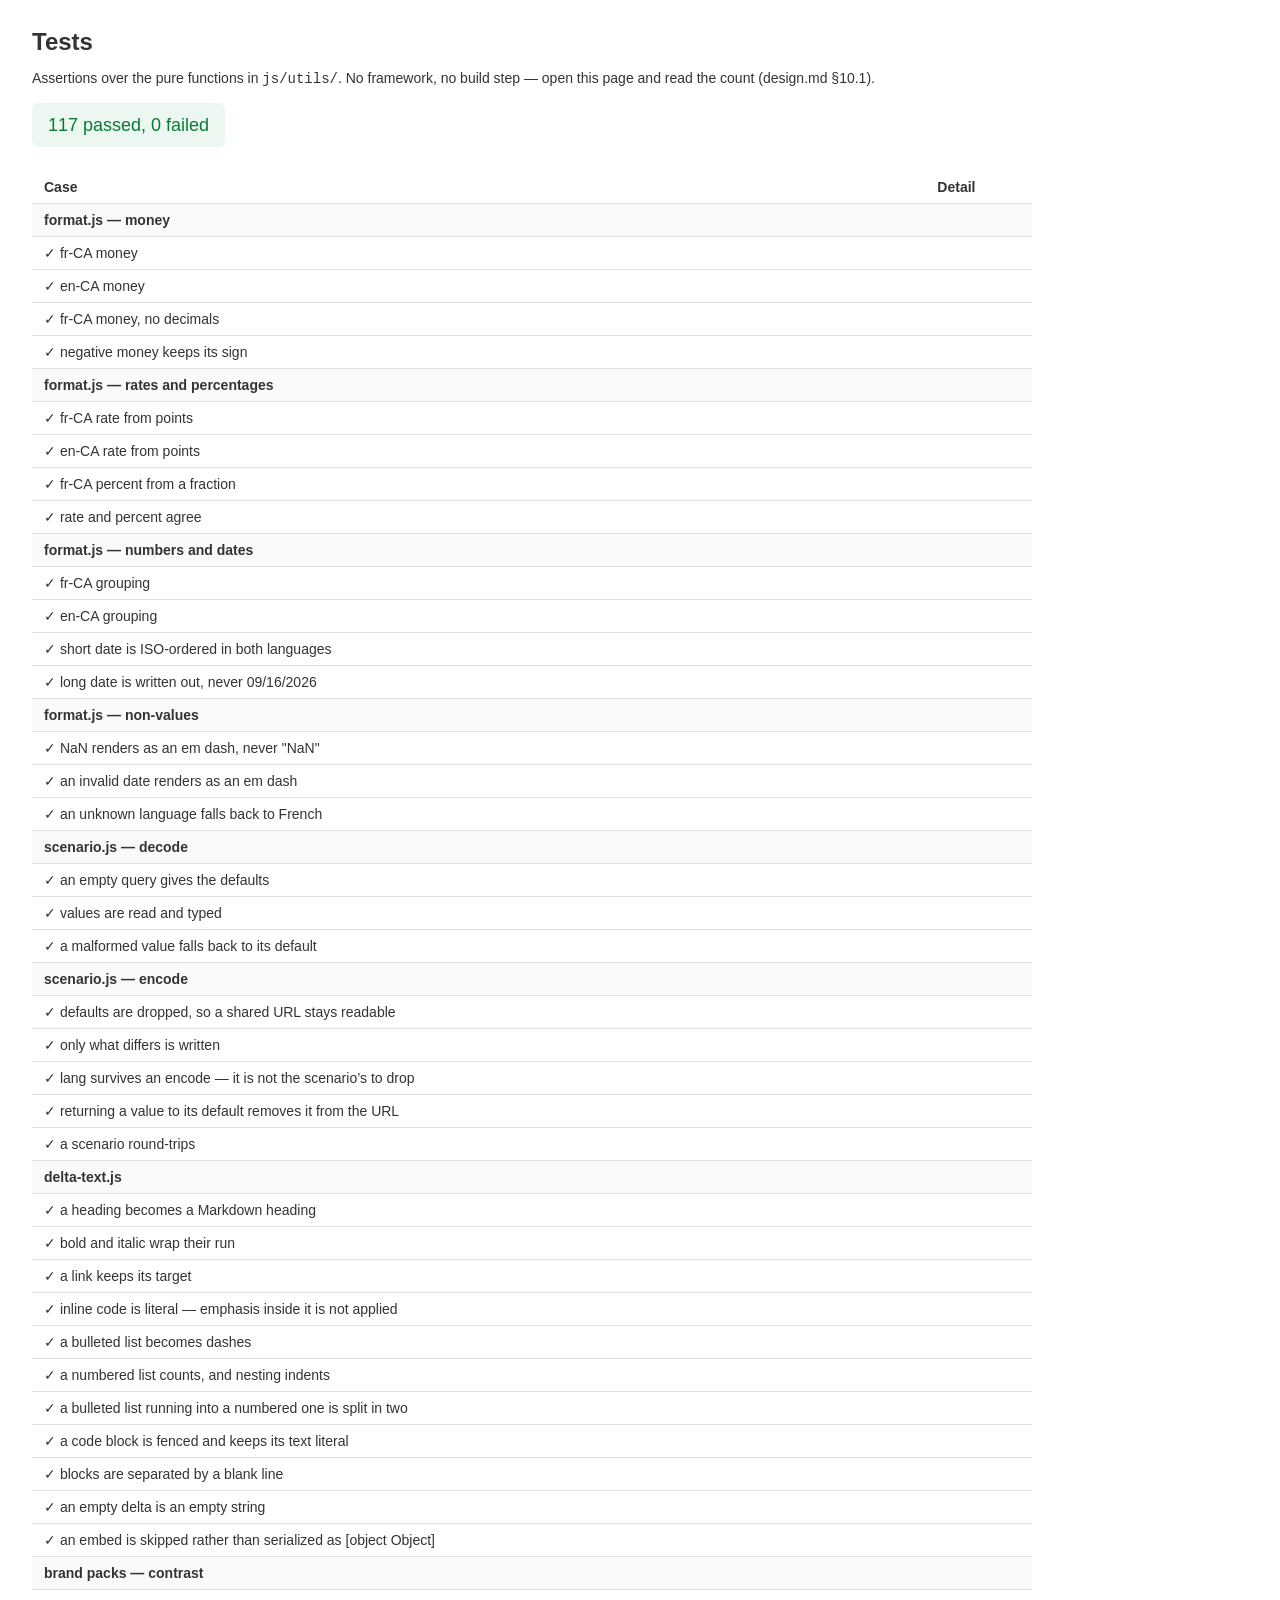
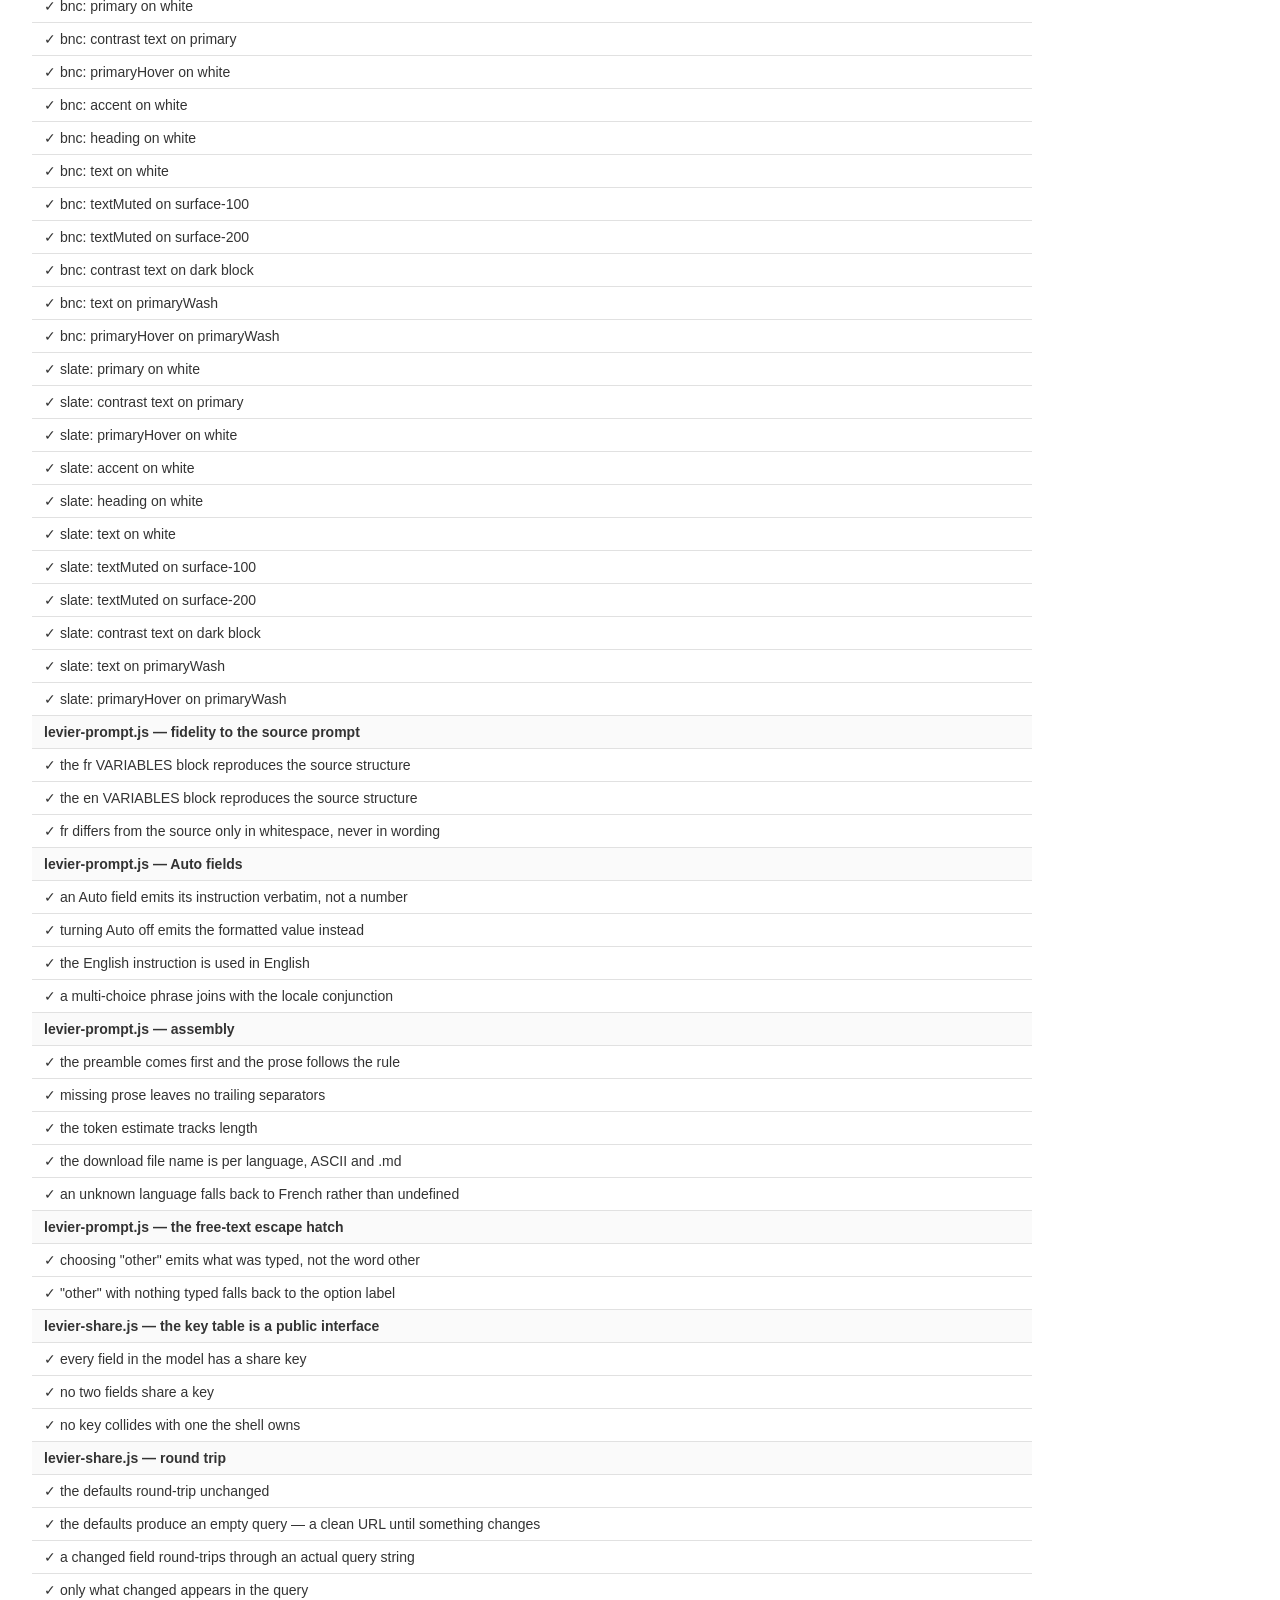
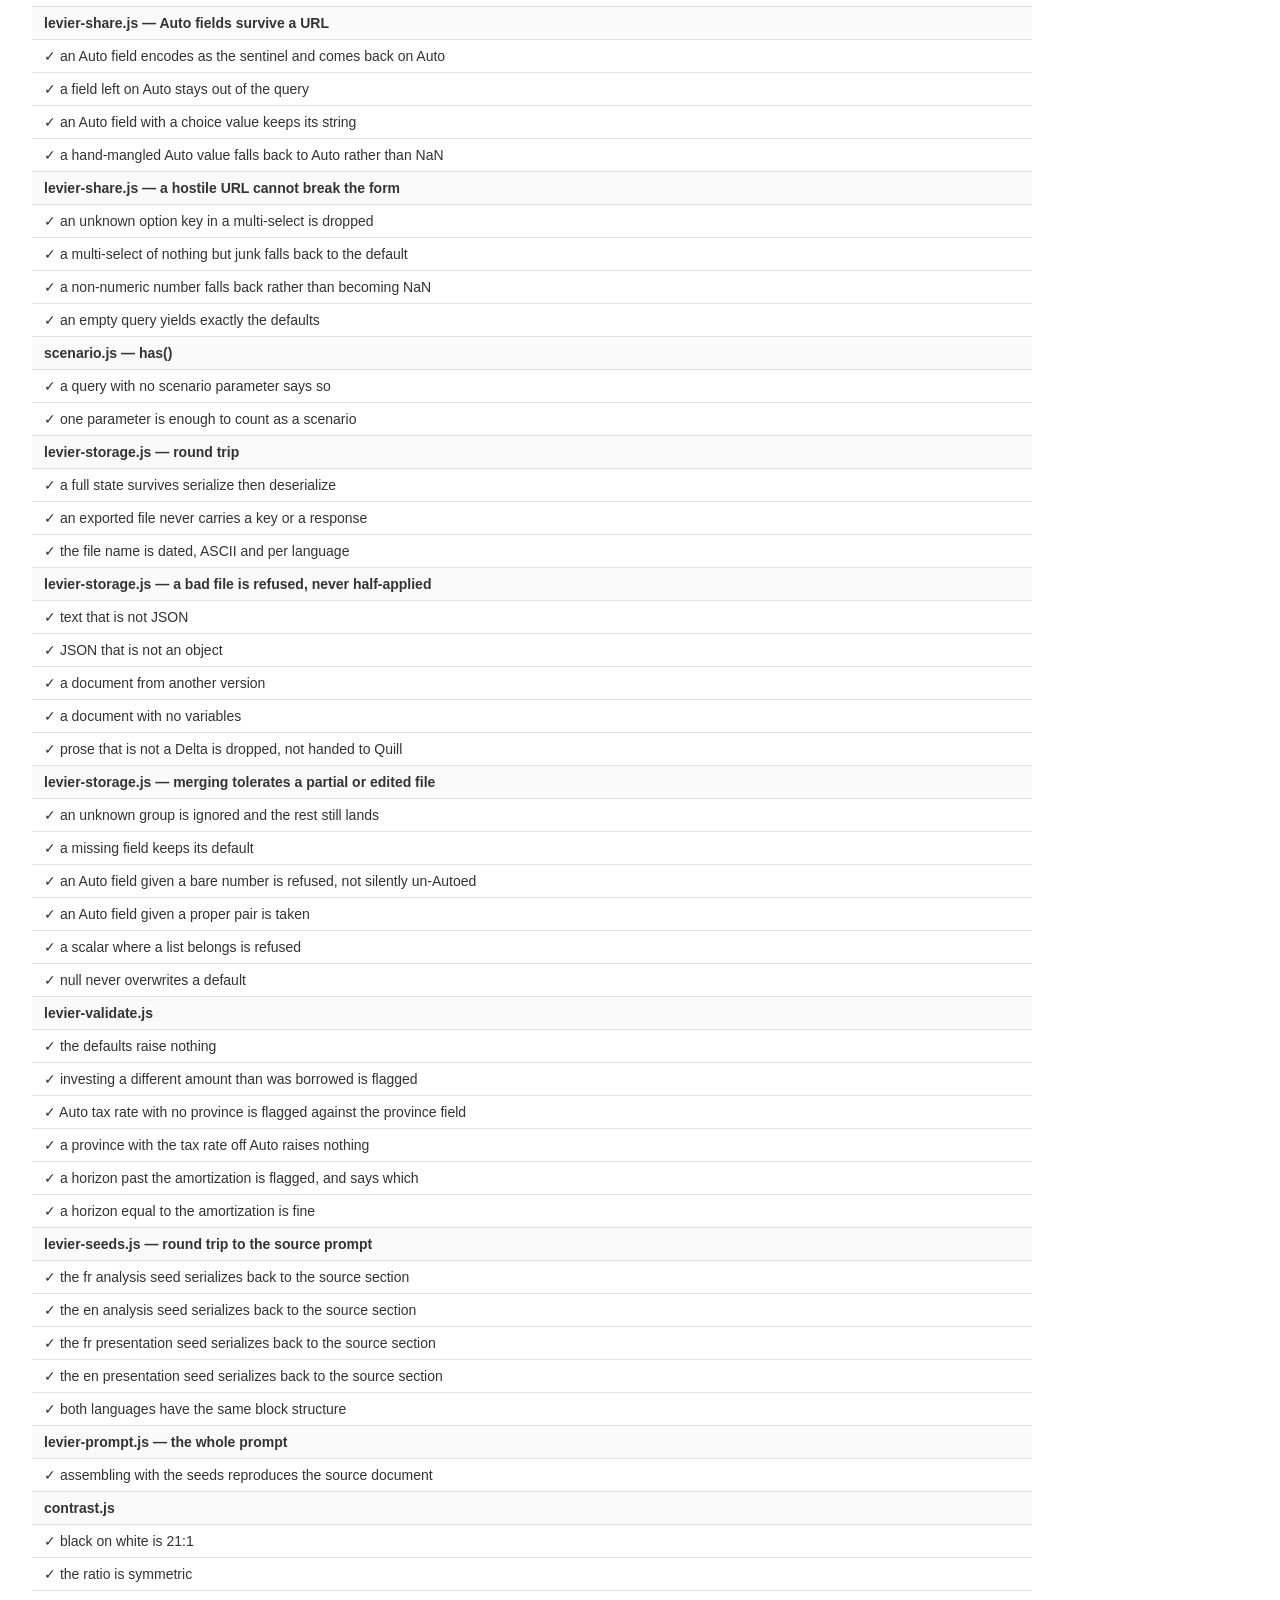
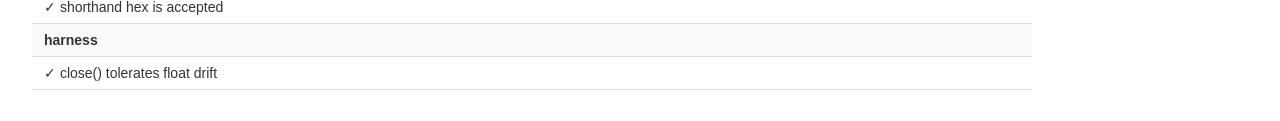
<file: tests.html>
<!doctype html>
<html lang="fr-CA">
<head>
  <meta charset="utf-8">
  <title>Tests · Outils financiers</title>
  <style>
    body { font: 14px/20px "Helvetica Neue", Arial, sans-serif; margin: 32px; color: #333; }
    h1 { font-size: 24px; }
    #summary { font-size: 18px; padding: 12px 16px; border-radius: 6px; display: inline-block; }
    .ok   { background: #edf7f1; color: #0a7a37; }
    .bad  { background: #fdf0f0; color: #d0011b; }
    table { border-collapse: collapse; margin-top: 24px; width: 100%; max-width: 1000px; }
    td, th { text-align: left; padding: 6px 12px; border-bottom: 1px solid #e1e1e1; vertical-align: top; }
    th { font-weight: 600; }
    tr.fail td { background: #fdf0f0; }
    code { font-family: ui-monospace, "SF Mono", Menlo, monospace; }
    .group td { background: #fafafa; font-weight: 600; }
  </style>
</head>
<body>
  <h1>Tests</h1>
  <p>Assertions over the pure functions in <code>js/utils/</code>. No framework, no build step —
     open this page and read the count (design.md §10.1).</p>
  <div id="summary">…</div>
  <table id="results"><thead><tr><th>Case</th><th>Detail</th></tr></thead><tbody></tbody></table>

  <!-- The same files, loaded the same way as in index.html. scenario.js is a composable, but its
       codec half is pure and is what these cases exercise; use() needs Vue and a page. -->
  <script src="./js/utils/format.js"></script>
  <script src="./js/utils/contrast.js"></script>
  <script src="./js/composables/scenario.js"></script>
  <script src="./js/utils/delta-text.js"></script>
  <script src="./js/utils/levier-defaults.js"></script>
  <script src="./js/utils/levier-prompt.js"></script>
  <script src="./js/utils/levier-validate.js"></script>
  <script src="./js/utils/levier-seeds.js"></script>
  <script src="./js/utils/levier-share.js"></script>
  <script src="./js/utils/levier-storage.js"></script>

  <!-- Every brand pack, so the contrast cases below cover all of them. -->
  <script src="./brands/bnc.js"></script>
  <script src="./brands/slate.js"></script>

  <script>
  /* ─── Harness: an eq(), a close() for floats, and a counter. Anything larger has stopped being
         worth it (design.md §10.1). ─────────────────────────────────────────────────────────── */
  (function () {
    'use strict';

    const rows = [];
    let passed = 0, failed = 0;

    function show(value) {
      if (typeof value !== 'string') return String(value);
      /* Spell out the invisible characters: the fr-CA separator is U+00A0, and a failure here is
         usually a separator, not a digit. */
      return '"' + value.replace(/ /g, '\\u00a0').replace(/ /g, '\\u202f') + '"';
    }

    function eq(actual, expected, label) {
      if (actual !== expected) {
        throw new Error((label ? label + ' — ' : '') + 'expected ' + show(expected) +
                        ', got ' + show(actual));
      }
    }

    function close(actual, expected, epsilon, label) {
      if (!(Math.abs(actual - expected) <= epsilon)) {
        throw new Error((label ? label + ' — ' : '') + 'expected ' + expected + ' ± ' + epsilon +
                        ', got ' + actual);
      }
    }

    function group(name) { rows.push({ group: name }); }

    function test(name, fn) {
      try { fn(); passed++; rows.push({ name: name, ok: true, detail: '' }); }
      catch (error) { failed++; rows.push({ name: name, ok: false, detail: error.message }); }
    }

    function report() {
      const summary = document.getElementById('summary');
      summary.textContent = passed + ' passed, ' + failed + ' failed';
      summary.className = failed ? 'bad' : 'ok';
      document.title = (failed ? '✗ ' + failed + ' failed' : '✓ ' + passed + ' passed') +
                       ' · Tests';

      const body = document.querySelector('#results tbody');
      rows.forEach(function (row) {
        const tr = document.createElement('tr');
        if (row.group) {
          tr.className = 'group';
          tr.innerHTML = '<td colspan="2">' + row.group + '</td>';
        } else {
          tr.className = row.ok ? 'pass' : 'fail';
          tr.innerHTML = '<td>' + (row.ok ? '✓' : '✗') + ' ' + row.name + '</td>' +
                         '<td><code>' + (row.detail || '') + '</code></td>';
        }
        body.appendChild(tr);
      });
    }

    /* ─── js/utils/format.js ──────────────────────────────────────────────────────────────────
           Source of truth: ECMA-402 / CLDR via the browser's own Intl. These cases pin the exact
           Canadian output the product promises, invisible characters included — the fr-CA group
           separator and the space before the dollar sign are U+00A0, and design.md §8 forbids
           post-processing them into anything narrower. ──────────────────────────────────────── */

    group('format.js — money');
    test('fr-CA money', function () { eq(Format.money(1234.5, 'fr'), '1 234,50 $'); });
    test('en-CA money', function () { eq(Format.money(1234.5, 'en'), '$1,234.50'); });
    test('fr-CA money, no decimals', function () {
      eq(Format.money(100000, 'fr', { decimals: 0 }), '100 000 $');
    });
    test('negative money keeps its sign', function () {
      eq(Format.money(-250, 'en', { decimals: 0 }), '-$250');
    });

    group('format.js — rates and percentages');
    test('fr-CA rate from points', function () { eq(Format.rate(4.25, 'fr'), '4,25 %'); });
    test('en-CA rate from points', function () { eq(Format.rate(4.25, 'en'), '4.25%'); });
    test('fr-CA percent from a fraction', function () {
      eq(Format.percent(0.0425, 'fr'), '4,25 %');
    });
    test('rate and percent agree', function () {
      eq(Format.rate(6, 'fr'), Format.percent(0.06, 'fr'));
    });

    group('format.js — numbers and dates');
    test('fr-CA grouping', function () { eq(Format.number(100000, 'fr'), '100 000'); });
    test('en-CA grouping', function () { eq(Format.number(100000, 'en'), '100,000'); });
    test('short date is ISO-ordered in both languages', function () {
      eq(Format.date('2026-09-16T12:00:00', 'fr'), '2026-09-16');
      eq(Format.date('2026-09-16T12:00:00', 'en'), '2026-09-16');
    });
    test('long date is written out, never 09/16/2026', function () {
      eq(Format.date('2026-09-16T12:00:00', 'fr', { style: 'long' }), '16 septembre 2026');
    });

    group('format.js — non-values');
    test('NaN renders as an em dash, never "NaN"', function () {
      eq(Format.money(NaN, 'fr'), '—');
      eq(Format.rate(undefined, 'fr'), '—');
      eq(Format.number(Infinity, 'en'), '—');
    });
    test('an invalid date renders as an em dash', function () {
      eq(Format.date('not-a-date', 'fr'), '—');
    });
    test('an unknown language falls back to French', function () {
      eq(Format.money(1234.5, 'de'), Format.money(1234.5, 'fr'));
    });

    /* ─── js/composables/scenario.js — the codec ────────────────────────────────────────────
           A shared link's only job is refilling the form. These cases pin the two properties that
           makes it survive: a malformed URL still yields a usable tool, and a parameter the
           scenario does not own — lang above all — is never dropped. ──────────────────────── */

    const SPEC = {
      p: { default: 100000, type: 'number' },
      n: { default: 25, type: 'integer' },
      mc: { default: true, type: 'boolean' },
      h: { default: [5, 10, 15], type: 'numbers' },
      kind: { default: 'etf', type: 'string' }
    };

    group('scenario.js — decode');
    test('an empty query gives the defaults', function () {
      const state = Scenario.decode(SPEC, '');
      eq(state.p, 100000); eq(state.n, 25); eq(state.mc, true); eq(state.kind, 'etf');
      eq(state.h.join(','), '5,10,15');
    });
    test('values are read and typed', function () {
      const state = Scenario.decode(SPEC, 'p=250000&n=20&mc=0&h=5,10&kind=actions');
      eq(state.p, 250000); eq(state.n, 20); eq(state.mc, false); eq(state.kind, 'actions');
      eq(state.h.join(','), '5,10');
    });
    test('a malformed value falls back to its default', function () {
      const state = Scenario.decode(SPEC, 'p=abc&n=&h=,,');
      eq(state.p, 100000); eq(state.n, 25); eq(state.h.join(','), '5,10,15');
    });

    group('scenario.js — encode');
    test('defaults are dropped, so a shared URL stays readable', function () {
      eq(Scenario.encode(SPEC, Scenario.decode(SPEC, ''), ''), '');
    });
    test('only what differs is written', function () {
      const state = Scenario.decode(SPEC, '');
      state.p = 250000;
      eq(Scenario.encode(SPEC, state, ''), 'p=250000');
    });
    test('lang survives an encode — it is not the scenario\u2019s to drop', function () {
      const state = Scenario.decode(SPEC, '');
      state.n = 20;
      const query = Scenario.encode(SPEC, state, 'lang=en');
      eq(new URLSearchParams(query).get('lang'), 'en');
      eq(new URLSearchParams(query).get('n'), '20');
    });
    test('returning a value to its default removes it from the URL', function () {
      const state = Scenario.decode(SPEC, 'p=250000&lang=fr');
      state.p = 100000;
      eq(Scenario.encode(SPEC, state, 'p=250000&lang=fr'), 'lang=fr');
    });
    test('a scenario round-trips', function () {
      const sent = Scenario.decode(SPEC, '');
      sent.p = 175000; sent.n = 30; sent.mc = false; sent.h = [5, 25]; sent.kind = 'obligations';
      const received = Scenario.decode(SPEC, Scenario.encode(SPEC, sent, ''));
      Object.keys(SPEC).forEach(function (key) {
        eq(String(received[key]), String(sent[key]), key);
      });
    });

    /* ─── js/utils/delta-text.js ─────────────────────────────────────────────────────────────
           Serialization is one-way: the Delta is the model, text is the output. These cases cover
           the toolbar subset and nothing else, because the toolbar is what bounds the input. ── */

    function delta(ops) { return { ops: ops }; }

    group('delta-text.js');
    test('a heading becomes a Markdown heading', function () {
      eq(DeltaText.toText(delta([
        { insert: 'Analyse' }, { insert: '\n', attributes: { header: 2 } }
      ])), '## Analyse');
    });
    test('bold and italic wrap their run', function () {
      eq(DeltaText.toText(delta([
        { insert: 'du ' }, { insert: 'gras', attributes: { bold: true } },
        { insert: ' et de l\u2019' }, { insert: 'italique', attributes: { italic: true } },
        { insert: '\n' }
      ])), 'du **gras** et de l\u2019*italique*');
    });
    test('a link keeps its target', function () {
      eq(DeltaText.toText(delta([
        { insert: 'Voir ' },
        { insert: 'la source', attributes: { link: 'https://example.ca' } },
        { insert: '\n' }
      ])), 'Voir [la source](https://example.ca)');
    });
    test('inline code is literal — emphasis inside it is not applied', function () {
      eq(DeltaText.toText(delta([
        { insert: 'a*b*c', attributes: { code: true, bold: true } }, { insert: '\n' }
      ])), '`a*b*c`');
    });
    test('a bulleted list becomes dashes', function () {
      eq(DeltaText.toText(delta([
        { insert: 'un' }, { insert: '\n', attributes: { list: 'bullet' } },
        { insert: 'deux' }, { insert: '\n', attributes: { list: 'bullet' } }
      ])), '- un\n- deux');
    });
    test('a numbered list counts, and nesting indents', function () {
      eq(DeltaText.toText(delta([
        { insert: 'un' }, { insert: '\n', attributes: { list: 'ordered' } },
        { insert: 'un a' }, { insert: '\n', attributes: { list: 'ordered', indent: 1 } },
        { insert: 'deux' }, { insert: '\n', attributes: { list: 'ordered' } }
      ])), '1. un\n  1. un a\n2. deux');
    });
    test('a bulleted list running into a numbered one is split in two', function () {
      eq(DeltaText.toText(delta([
        { insert: 'un' }, { insert: '\n', attributes: { list: 'bullet' } },
        { insert: 'deux' }, { insert: '\n', attributes: { list: 'ordered' } }
      ])), '- un\n\n1. deux');
    });
    test('a code block is fenced and keeps its text literal', function () {
      eq(DeltaText.toText(delta([
        { insert: 'a = 1' }, { insert: '\n', attributes: { 'code-block': true } },
        { insert: 'b = 2' }, { insert: '\n', attributes: { 'code-block': true } }
      ])), '```\na = 1\nb = 2\n```');
    });
    test('blocks are separated by a blank line', function () {
      eq(DeltaText.toText(delta([
        { insert: 'Titre' }, { insert: '\n', attributes: { header: 1 } },
        { insert: 'Un paragraphe.\n' },
        { insert: 'un' }, { insert: '\n', attributes: { list: 'bullet' } }
      ])), '# Titre\n\nUn paragraphe.\n\n- un');
    });
    test('an empty delta is an empty string', function () {
      eq(DeltaText.toText(delta([])), '');
      eq(DeltaText.toText(null), '');
    });
    test('an embed is skipped rather than serialized as [object Object]', function () {
      eq(DeltaText.toText(delta([
        { insert: 'avant ' }, { insert: { image: 'x.png' } }, { insert: 'après\n' }
      ])), 'avant après');
    });

    /* ─── Brand packs — contrast (design.md §5 step 5, §16) ──────────────────────────────────
           WCAG 2.1 AA: 4.5:1 for text. Measured, not asserted — and measured on the surfaces the
           product actually renders, which is why textMuted is checked against --surface-200 and
           not against white. Adding a pack to index.html adds it here automatically. ───────── */

    const SURFACE = { s0: '#ffffff', s50: '#fafafa', s100: '#efefef', s200: '#e7e7e7' };

    function pairings(colors) {
      return [
        ['primary on white',            colors.primary,         SURFACE.s0,          4.5],
        ['contrast text on primary',    colors.primaryContrast, colors.primary,      4.5],
        ['primaryHover on white',       colors.primaryHover,    SURFACE.s0,          4.5],
        ['accent on white',             colors.accent,          SURFACE.s0,          4.5],
        ['heading on white',            colors.heading,         SURFACE.s0,          4.5],
        ['text on white',               colors.text,            SURFACE.s0,          4.5],
        ['textMuted on surface-100',    colors.textMuted,       SURFACE.s100,        4.5],
        ['textMuted on surface-200',    colors.textMuted,       SURFACE.s200,        4.5],
        ['contrast text on dark block', colors.primaryContrast, colors.dark,         7.0],
        ['text on primaryWash',         colors.text,            colors.primaryWash,  4.5],
        ['primaryHover on primaryWash', colors.primaryHover,    colors.primaryWash,  4.5]
      ];
    }

    group('brand packs — contrast');
    Object.keys(window.BRANDS).forEach(function (id) {
      pairings(window.BRANDS[id].colors).forEach(function (pair) {
        const label = pair[0], foreground = pair[1], background = pair[2], minimum = pair[3];
        test(id + ': ' + label, function () {
          const measured = Contrast.ratio(foreground, background);
          if (!(measured >= minimum)) {
            throw new Error('needs ' + minimum + ':1, measured ' + measured.toFixed(2) + ':1 (' +
                            foreground + ' on ' + background + ')');
          }
        });
      });
    });

    /* ─── levier-prompt.js — structural fidelity to the source files ────────────────────────────

       The tool plan §3.4 makes this the acceptance test for prompt assembly: with every field at
       its default, the generated VARIABLES block must reproduce the source file's structure — the
       same headings in the same order, the same bullet labels, the same [value] bracketing, and
       any Auto instruction verbatim.

       Number presentation is the one permitted difference: Intl emits U+00A0 where the file has an
       ASCII space. normalize() collapses exactly that class of difference and nothing else, so a
       renamed label or a dropped bullet still fails. The third case pins it down further — it
       asserts the raw strings differ only at whitespace, which is what stops normalize() from
       quietly hiding a real change. ───────────────────────────────────────────────────────────── */

    const SOURCE_FR = [
      "# **VARIABLES**",
      "",
      "Utilise les paramètres suivants pour l’ensemble de l’analyse. Ne modifie pas ces hypothèses sauf si une donnée est manifestement incohérente; dans ce cas, signale-le avant de faire l’hypothèse nécessaire.",
      "",
      "## **Financement**",
      "",
      "- Montant emprunté : [100 000 $]",
      "- Type de financement : [tranche hypothécaire]",
      "- Taux initial : [3,9 %]",
      "- Type de taux : [variable]",
      "- Amortissement : [20 ans]",
      "- Fréquence des paiements : [mensuelle]",
      "- Horizons analysés : [5, 10, 15, 20 ans]",
      "- Frais de financement : [0 $]",
      "- Intérêts fiscalement déductibles : [selon règles fiscales applicables]",
      "",
      "## **Investisseur et fiscalité**",
      "",
      "- Revenu annuel imposable : [140 000 $]",
      "- Province de résidence fiscale : [Québec]",
      "- Types de comptes à comparer : [CELI, compte non enregistré]",
      "- Taux d’imposition : [calculer selon revenu et province]",
      "",
      "## **Investissement**",
      "",
      "- Montant initial investi : [100 000 $]",
      "- Type de portefeuille : [portefeuille diversifié d’ETF]",
      "- Rendements annuels à tester : [2 %, 4 %, 6 %, 8 %, 10 %]",
      "- Frais de gestion annuels : [0,20 %]",
      "- Inflation annuelle : [2 %]",
      "- Contributions supplémentaires : [0 $]",
      "",
      "## **Scénarios de marché**",
      "",
      "- Correction boursière : [-30 %]",
      "- Moment du krach : [début, milieu et fin de l’horizon]",
      "- Rendement après le krach : [selon rendement testé]",
      "",
      "## **Taux d’intérêt**",
      "",
      "Analyser :",
      "",
      "- scénario de référence : [taux constant]",
      "- scénario favorable : [à déterminer]",
      "- scénario défavorable : [à déterminer]",
      "",
      "## **Simulation probabiliste**",
      "",
      "- Simulation Monte-Carlo : [oui]",
      "- Nombre de simulations : [10 000]",
      "- Rendement moyen : [à déterminer selon portefeuille]",
      "- Volatilité annuelle : [à déterminer selon portefeuille]",
      "- Percentiles : [P10, P25, P50, P75, P90]"
    ];

    const SOURCE_EN = [
      "# **VARIABLES**",
      "",
      "Use the following parameters for the entire analysis. Do not modify these assumptions unless a data point is manifestly inconsistent; in that case, flag it before making the necessary assumption.",
      "",
      "## **Financing**",
      "",
      "- Amount borrowed: [$100,000]",
      "- Type of financing: [mortgage tranche]",
      "- Initial rate: [3.9%]",
      "- Rate type: [variable]",
      "- Amortization: [20 years]",
      "- Payment frequency: [monthly]",
      "- Horizons analyzed: [5, 10, 15, 20 years]",
      "- Financing fees: [$0]",
      "- Tax-deductible interest: [according to applicable tax rules]",
      "",
      "## **Investor and taxation**",
      "",
      "- Annual taxable income: [$140,000]",
      "- Province of tax residence: [Quebec]",
      "- Account types to compare: [TFSA, non-registered account]",
      "- Tax rate: [calculate based on income and province]",
      "",
      "## **Investment**",
      "",
      "- Initial amount invested: [$100,000]",
      "- Portfolio type: [diversified ETF portfolio]",
      "- Annual returns to test: [2%, 4%, 6%, 8%, 10%]",
      "- Annual management fees: [0.20%]",
      "- Annual inflation: [2%]",
      "- Additional contributions: [$0]",
      "",
      "## **Market scenarios**",
      "",
      "- Market correction: [-30%]",
      "- Timing of the crash: [beginning, middle and end of the horizon]",
      "- Return after the crash: [according to the return being tested]",
      "",
      "## **Interest rates**",
      "",
      "Analyze:",
      "",
      "- baseline scenario: [constant rate]",
      "- favorable scenario: [to be determined]",
      "- unfavorable scenario: [to be determined]",
      "",
      "## **Probabilistic simulation**",
      "",
      "- Monte Carlo simulation: [yes]",
      "- Number of simulations: [10,000]",
      "- Average return: [to be determined based on the portfolio]",
      "- Annual volatility: [to be determined based on the portfolio]",
      "- Percentiles: [P10, P25, P50, P75, P90]"
    ];

    function normalize(line) {
      return line.replace(/[  ]/g, ' ').replace(/−/g, '-');
    }

    function fidelity(lang, expected) {
      const generated = LevierPrompt.renderVariables(LevierDefaults.values(), lang).split('\n');
      eq(generated.length, expected.length, 'line count');
      expected.forEach(function (line, i) {
        eq(normalize(generated[i]), normalize(line), 'line ' + (i + 1));
      });
    }

    group('levier-prompt.js — fidelity to the source prompt');
    test('the fr VARIABLES block reproduces the source structure', function () {
      fidelity('fr', SOURCE_FR);
    });
    test('the en VARIABLES block reproduces the source structure', function () {
      fidelity('en', SOURCE_EN);
    });
    test('fr differs from the source only in whitespace, never in wording', function () {
      const generated = LevierPrompt.renderVariables(LevierDefaults.values(), 'fr').split('\n');
      SOURCE_FR.forEach(function (line, i) {
        const a = Array.from(line), b = Array.from(generated[i]);
        eq(b.length, a.length, 'line ' + (i + 1) + ' length');
        a.forEach(function (ch, j) {
          if (ch === b[j]) return;
          if (!/\s/.test(ch) || !/\s/.test(b[j])) {
            throw new Error('line ' + (i + 1) + ' differs at ' + j + ': ' +
                            JSON.stringify(ch) + ' vs ' + JSON.stringify(b[j]));
          }
        });
      });
    });

    group('levier-prompt.js — Auto fields');
    test('an Auto field emits its instruction verbatim, not a number', function () {
      const line = LevierPrompt.renderVariables(LevierDefaults.values(), 'fr').split('\n')
        .find(function (l) { return l.indexOf('Taux d’imposition') > -1; });
      eq(line, '- Taux d’imposition : [calculer selon revenu et province]');
    });
    test('turning Auto off emits the formatted value instead', function () {
      const values = LevierDefaults.values();
      values.investor.taxRate = { auto: false, value: 45.5 };
      const line = LevierPrompt.renderVariables(values, 'en').split('\n')
        .find(function (l) { return l.indexOf('Tax rate') > -1; });
      eq(line, '- Tax rate: [45.50%]');
    });
    test('the English instruction is used in English', function () {
      const line = LevierPrompt.renderVariables(LevierDefaults.values(), 'en').split('\n')
        .find(function (l) { return l.indexOf('Average return') > -1; });
      eq(line, '- Average return: [to be determined based on the portfolio]');
    });
    test('a multi-choice phrase joins with the locale conjunction', function () {
      const line = LevierPrompt.renderVariables(LevierDefaults.values(), 'fr').split('\n')
        .find(function (l) { return l.indexOf('Moment du krach') > -1; });
      eq(line, '- Moment du krach : [début, milieu et fin de l’horizon]');
    });

    group('levier-prompt.js — assembly');
    test('the preamble comes first and the prose follows the rule', function () {
      const prompt = LevierPrompt.assemble({
        variables: LevierDefaults.values(),
        analysis: '# **ANALYSE**',
        presentation: '# **PRÉSENTATION DES RÉSULTATS**'
      }, 'fr');
      eq(prompt.slice(0, 24), 'Agis comme un analyste f', 'preamble first');
      eq(prompt.indexOf('# **VARIABLES**') > -1, true, 'variables present');
      eq(prompt.indexOf('\n---\n') > -1, true, 'rule between variables and prose');
      eq(prompt.indexOf('# **ANALYSE**') < prompt.indexOf('DES RÉSULTATS'), true, 'order');
    });
    test('missing prose leaves no trailing separators', function () {
      const prompt = LevierPrompt.assemble({ variables: LevierDefaults.values() }, 'en');
      eq(prompt.endsWith('---'), true, 'ends at the rule when there is no prose yet');
    });
    test('the token estimate tracks length', function () {
      eq(LevierPrompt.estimateTokens('a'.repeat(350)), 100);
    });
    test('the download file name is per language, ASCII and .md', function () {
      eq(LevierPrompt.fileName('fr'), 'prompt-analyse-levier.md');
      eq(LevierPrompt.fileName('en'), 'leverage-analysis-prompt.md');
      /* A name that crosses filesystems intact: no accent, no space, no separator. */
      ['fr', 'en'].forEach(function (lang) {
        eq(/^[a-z0-9-]+\.md$/.test(LevierPrompt.fileName(lang)), true, lang + ' is portable');
      });
    });
    test('an unknown language falls back to French rather than undefined', function () {
      eq(LevierPrompt.fileName('de'), 'prompt-analyse-levier.md');
    });

    group('levier-prompt.js — the free-text escape hatch');
    test('choosing "other" emits what was typed, not the word other', function () {
      const values = LevierDefaults.values();
      values.investment.portfolioType = 'other';
      values.investment.portfolioOther = 'obligations à rendement réel';
      const line = LevierPrompt.renderVariables(values, 'fr').split('\n')
        .find(function (l) { return l.indexOf('Type de portefeuille') > -1; });
      eq(line, '- Type de portefeuille : [obligations à rendement réel]');
    });
    test('"other" with nothing typed falls back to the option label', function () {
      const values = LevierDefaults.values();
      values.investment.portfolioType = 'other';
      const line = LevierPrompt.renderVariables(values, 'en').split('\n')
        .find(function (l) { return l.indexOf('Portfolio type') > -1; });
      eq(line, '- Portfolio type: [other]');
    });

    group('levier-share.js — the key table is a public interface');
    test('every field in the model has a share key', function () {
      const missing = [];
      LevierShare.eachField(function (section, field, path) {
        if (!LevierShare.KEYS[path]) missing.push(path);
      });
      eq(missing.join(', '), '', 'fields with no key');
    });
    test('no two fields share a key', function () {
      const seen = {}, clashes = [];
      Object.keys(LevierShare.KEYS).forEach(function (path) {
        const key = LevierShare.KEYS[path];
        if (seen[key]) clashes.push(key + ' (' + seen[key] + ' and ' + path + ')');
        seen[key] = path;
      });
      eq(clashes.join(', '), '', 'duplicate keys');
    });
    test('no key collides with one the shell owns', function () {
      /* 'lang' is i18n's and 'brand' is the brand service's; a scenario must never claim either. */
      const taken = ['lang', 'brand'];
      const clashes = Object.keys(LevierShare.KEYS)
        .map(function (path) { return LevierShare.KEYS[path]; })
        .filter(function (key) { return taken.indexOf(key) > -1; });
      eq(clashes.join(', '), '');
    });

    group('levier-share.js — round trip');
    test('the defaults round-trip unchanged', function () {
      const values = LevierDefaults.values();
      const back = LevierShare.fromFlat(LevierShare.toFlat(values));
      eq(JSON.stringify(back), JSON.stringify(values));
    });
    test('the defaults produce an empty query — a clean URL until something changes', function () {
      const spec = LevierShare.spec();
      eq(Scenario.encode(spec, LevierShare.toFlat(LevierDefaults.values()), ''), '');
    });
    test('a changed field round-trips through an actual query string', function () {
      const spec = LevierShare.spec();
      const values = LevierDefaults.values();
      values.financing.amountBorrowed = 250000;
      values.financing.horizons = [10, 25];
      values.investor.province = 'ON';
      values.monteCarlo.enabled = false;

      const query = Scenario.encode(spec, LevierShare.toFlat(values), '');
      const back = LevierShare.fromFlat(Scenario.decode(spec, query));

      eq(back.financing.amountBorrowed, 250000);
      eq(back.financing.horizons.join(','), '10,25');
      eq(back.investor.province, 'ON');
      eq(back.monteCarlo.enabled, false);
      /* Everything the sender did not touch comes back as the default, not as undefined. */
      eq(back.investment.amountInvested, 100000, 'untouched field');
    });
    test('only what changed appears in the query', function () {
      const spec = LevierShare.spec();
      const values = LevierDefaults.values();
      values.investor.province = 'ON';
      eq(Scenario.encode(spec, LevierShare.toFlat(values), ''), 'prov=ON');
    });

    group('levier-share.js — Auto fields survive a URL');
    test('an Auto field encodes as the sentinel and comes back on Auto', function () {
      const spec = LevierShare.spec();
      const values = LevierDefaults.values();
      values.investor.taxRate = { auto: false, value: 41.5 };

      const query = Scenario.encode(spec, LevierShare.toFlat(values), '');
      eq(query, 'tax=41.5');
      const back = LevierShare.fromFlat(Scenario.decode(spec, query));
      eq(back.investor.taxRate.auto, false);
      eq(back.investor.taxRate.value, 41.5, 'a number again, not the string');
    });
    test('a field left on Auto stays out of the query', function () {
      const spec = LevierShare.spec();
      eq(Scenario.encode(spec, LevierShare.toFlat(LevierDefaults.values()), '').indexOf('tax='),
         -1);
    });
    test('an Auto field with a choice value keeps its string', function () {
      const spec = LevierShare.spec();
      const values = LevierDefaults.values();
      values.rates.baseline = { auto: true, value: null };
      const query = Scenario.encode(spec, LevierShare.toFlat(values), '');
      const back = LevierShare.fromFlat(Scenario.decode(spec, query));
      eq(back.rates.baseline.auto, true);
    });
    test('a hand-mangled Auto value falls back to Auto rather than NaN', function () {
      const spec = LevierShare.spec();
      const back = LevierShare.fromFlat(Scenario.decode(spec, 'tax=banana'));
      eq(back.investor.taxRate.auto, true);
      eq(back.investor.taxRate.value, null);
    });

    group('levier-share.js — a hostile URL cannot break the form');
    test('an unknown option key in a multi-select is dropped', function () {
      const spec = LevierShare.spec();
      const back = LevierShare.fromFlat(Scenario.decode(spec, 'acct=tfsa,notAnAccount'));
      eq(back.investor.accountTypes.join(','), 'tfsa');
    });
    test('a multi-select of nothing but junk falls back to the default', function () {
      const spec = LevierShare.spec();
      const back = LevierShare.fromFlat(Scenario.decode(spec, 'acct=nope,alsoNope'));
      eq(back.investor.accountTypes.join(','), 'tfsa,nonRegistered');
    });
    test('a non-numeric number falls back rather than becoming NaN', function () {
      const spec = LevierShare.spec();
      const back = LevierShare.fromFlat(Scenario.decode(spec, 'amt=lots'));
      eq(back.financing.amountBorrowed, 100000);
    });
    test('an empty query yields exactly the defaults', function () {
      const spec = LevierShare.spec();
      eq(JSON.stringify(LevierShare.fromFlat(Scenario.decode(spec, ''))),
         JSON.stringify(LevierDefaults.values()));
    });

    group('scenario.js — has()');
    test('a query with no scenario parameter says so', function () {
      const spec = LevierShare.spec();
      eq(Scenario.has(spec, ''), false);
      eq(Scenario.has(spec, 'lang=en'), false, 'lang alone is not a scenario');
    });
    test('one parameter is enough to count as a scenario', function () {
      eq(Scenario.has(LevierShare.spec(), 'lang=en&prov=ON'), true);
    });

    group('levier-storage.js — round trip');
    test('a full state survives serialize then deserialize', function () {
      const values = LevierDefaults.values();
      values.financing.amountBorrowed = 175000;
      const delta = { ops: [{ insert: 'mine\n' }] };
      const result = LevierStorage.deserialize(LevierStorage.serialize({
        lang: 'en', variables: values, analysis: delta, presentation: delta,
        touched: { analysis: true, presentation: false }
      }));
      eq(result.ok, true);
      eq(result.value.lang, 'en');
      eq(result.value.variables.financing.amountBorrowed, 175000);
      eq(JSON.stringify(result.value.analysis), JSON.stringify(delta));
      eq(result.value.touched.analysis, true);
      eq(result.value.touched.presentation, false);
    });
    test('an exported file never carries a key or a response', function () {
      const text = LevierStorage.serialize({
        lang: 'fr', variables: LevierDefaults.values(), analysis: null, presentation: null,
        touched: {}
      });
      const keys = Object.keys(JSON.parse(text)).sort().join(',');
      eq(keys, 'analysis,lang,presentation,savedAt,touched,variables,version');
    });
    test('the file name is dated, ASCII and per language', function () {
      const on = new Date('2026-09-17T12:00:00Z');
      eq(LevierStorage.fileName('fr', on), 'scenario-levier-2026-09-17.json');
      eq(LevierStorage.fileName('en', on), 'leverage-scenario-2026-09-17.json');
    });

    group('levier-storage.js — a bad file is refused, never half-applied');
    test('text that is not JSON', function () {
      eq(LevierStorage.deserialize('not json at all').reason, 'notJson');
    });
    test('JSON that is not an object', function () {
      eq(LevierStorage.deserialize('[1,2,3]').reason, 'notJson');
    });
    test('a document from another version', function () {
      eq(LevierStorage.deserialize('{"version":99,"variables":{}}').reason, 'version');
    });
    test('a document with no variables', function () {
      eq(LevierStorage.deserialize('{"version":1}').reason, 'shape');
    });
    test('prose that is not a Delta is dropped, not handed to Quill', function () {
      const result = LevierStorage.deserialize(JSON.stringify({
        version: 1, variables: {}, analysis: 'just a string', presentation: { nope: true }
      }));
      eq(result.ok, true);
      eq(result.value.analysis, null);
      eq(result.value.presentation, null);
    });

    group('levier-storage.js — merging tolerates a partial or edited file');
    test('an unknown group is ignored and the rest still lands', function () {
      const merged = LevierStorage.mergeVariables({
        financing: { amountBorrowed: 42 }, notAGroup: { x: 1 }
      });
      eq(merged.financing.amountBorrowed, 42);
      eq(merged.investor.taxableIncome, 140000, 'untouched default');
    });
    test('a missing field keeps its default', function () {
      eq(LevierStorage.mergeVariables({ financing: {} }).financing.initialRate, 3.9);
    });
    test('an Auto field given a bare number is refused, not silently un-Autoed', function () {
      const merged = LevierStorage.mergeVariables({ investor: { taxRate: 41 } });
      eq(merged.investor.taxRate.auto, true, 'still the default Auto pair');
    });
    test('an Auto field given a proper pair is taken', function () {
      const merged = LevierStorage.mergeVariables({
        investor: { taxRate: { auto: false, value: 41 } }
      });
      eq(merged.investor.taxRate.auto, false);
      eq(merged.investor.taxRate.value, 41);
    });
    test('a scalar where a list belongs is refused', function () {
      eq(LevierStorage.mergeVariables({ financing: { horizons: 10 } }).financing.horizons.join(','),
         '5,10,15,20');
    });
    test('null never overwrites a default', function () {
      eq(LevierStorage.mergeVariables({ financing: { amountBorrowed: null } })
         .financing.amountBorrowed, 100000);
    });

    group('levier-validate.js');
    test('the defaults raise nothing', function () {
      eq(LevierValidate.validate(LevierDefaults.values()).length, 0);
    });
    test('investing a different amount than was borrowed is flagged', function () {
      const values = LevierDefaults.values();
      values.investment.amountInvested = 80000;
      const ids = LevierValidate.validate(values).map(function (n) { return n.id; });
      eq(ids.indexOf('investedDiffersFromBorrowed') > -1, true);
    });
    test('Auto tax rate with no province is flagged against the province field', function () {
      const values = LevierDefaults.values();
      values.investor.province = '';
      const notice = LevierValidate.validate(values)
        .find(function (n) { return n.id === 'taxRateAutoWithoutProvince'; });
      eq(!!notice, true, 'raised');
      eq(notice.field, 'province', 'points at what the visitor has to fix');
    });
    test('a province with the tax rate off Auto raises nothing', function () {
      const values = LevierDefaults.values();
      values.investor.province = '';
      values.investor.taxRate = { auto: false, value: 45 };
      const ids = LevierValidate.validate(values).map(function (n) { return n.id; });
      eq(ids.indexOf('taxRateAutoWithoutProvince'), -1);
    });
    test('a horizon past the amortization is flagged, and says which', function () {
      const values = LevierDefaults.values();
      values.financing.horizons = [5, 25, 30];
      values.financing.amortization = 20;
      const notice = LevierValidate.validate(values)
        .find(function (n) { return n.id === 'horizonBeyondAmortization'; });
      eq(!!notice, true, 'raised');
      eq(notice.params.horizons, '25, 30', 'only the offending horizons');
      eq(notice.params.amortization, 20);
    });
    test('a horizon equal to the amortization is fine', function () {
      const values = LevierDefaults.values();
      values.financing.horizons = [20];
      values.financing.amortization = 20;
      eq(LevierValidate.validate(values).length, 0);
    });

    /* ─── levier-seeds.js — the editor seeds are the source prompt ───────────────────────────────

       The seeds are generated (tools/make-seeds.js) and never hand-edited, so what has to be
       pinned is the round trip: DeltaText.toText() of each seed must reproduce its section of the
       source file exactly — same headings, same bullets, same wording. Unlike the VARIABLES block
       there is no Intl in the path, so this is byte equality with no normalizing.

       These four cases are what makes "regenerate the seeds" a safe operation. ─────────────────── */

    const SEED_ANALYSIS_FR = `# **ANALYSE**

## **1. Financement**

Calculer pour chaque horizon :

- paiements totaux;
- capital remboursé;
- intérêts payés;
- solde restant;
- coût effectif du financement;
- effort de trésorerie mensuel et annuel.

Si le taux est variable, comparer le scénario de référence avec des scénarios raisonnables de hausse et de baisse des taux.

Ne pas considérer le remboursement du capital comme une dépense économique : il réduit simultanément la dette.

## **2. Fiscalité**

Appliquer le traitement fiscal approprié au type de compte et à la province indiqués dans les variables.

Lorsque pertinent, considérer :

- déductibilité des intérêts;
- gains en capital;
- dividendes;
- revenus d’intérêts;
- retraits de comptes enregistrés;
- pertes en capital.

Pour un compte non enregistré, distinguer les sources de rendement lorsque leur traitement fiscal influence significativement le résultat.

Indiquer explicitement les hypothèses fiscales utilisées.

## **3. Rendement de l’investissement**

Pour chaque rendement et chaque horizon, calculer :

- valeur brute du portefeuille;
- frais de gestion cumulés;
- valeur après impôt;
- rendement annualisé;
- résultat nominal;
- résultat réel après inflation.

Ne pas considérer qu’un rendement espéré supérieur au taux d’emprunt implique automatiquement que la stratégie est avantageuse. Le rendement du portefeuille est incertain alors que le coût de la dette est contractuel.

## **4. Scénarios de marché**

Analyser :

### **Marché normal**

Aucune correction majeure.

### **Krach au début**

Appliquer la correction définie dans les variables au début de l’horizon.

### **Krach au milieu**

Appliquer la même correction approximativement au milieu de l’horizon.

### **Krach vers la fin**

Appliquer la correction peu avant la fin de l’horizon.

Comparer les résultats afin d’illustrer le risque lié à la séquence des rendements.

## **5. Valeur nette**

Calculer :

**Valeur nette = valeur après impôt du portefeuille − solde restant de la dette − frais de liquidation éventuels.**

Puis :

**Gain/perte économique = valeur nette − capitaux personnels nets injectés dans la stratégie.**

Éviter tout double comptage du remboursement du capital.

## **6. Stratégies de comparaison**

Comparer trois stratégies avec un effort de trésorerie aussi équivalent que possible.

### **A — Investissement avec effet de levier**

Emprunter le montant indiqué et l’investir immédiatement.

### **B — Investissement sans effet de levier**

Ne pas emprunter et investir progressivement l’équivalent de l’effort de trésorerie nécessaire à la stratégie A.

### **C — Réduction de dette**

Ne pas effectuer l’investissement avec effet de levier et utiliser le même effort de trésorerie pour réduire une dette existante.

Expliquer les ajustements nécessaires pour assurer une comparaison économiquement équitable.

## **7. Seuil de rentabilité**

Calculer le rendement annuel approximatif nécessaire pour que la stratégie avec effet de levier :

- couvre son coût de financement;
- atteigne un gain économique nul après impôt et frais;
- dépasse la stratégie sans levier;
- dépasse la stratégie de remboursement de dette.

Présenter les seuils avant et après fiscalité lorsque pertinent.

## **8. Analyse de sensibilité**

Mesurer l’impact des principales variables :

- rendement;
- taux d’intérêt;
- inflation;
- fiscalité;
- frais de gestion;
- horizon;
- ampleur du krach;
- moment du krach;
- volatilité.

Identifier les variables ayant le plus d’impact sur le résultat.

## **9. Simulation Monte-Carlo**

Si activée dans les variables, effectuer une simulation probabiliste.

Présenter :

- P10;
- P25;
- P50;
- P75;
- P90;
- probabilité de perte nette;
- probabilité de sous-performer le coût du financement;
- probabilité de sous-performer la stratégie sans levier.

Expliquer les hypothèses utilisées pour le rendement moyen, la volatilité et la distribution des rendements.

## **10. Stress tests**

Tester des combinaisons raisonnables d’événements défavorables, notamment :

- krach boursier + hausse des taux;
- rendement faible prolongé + taux élevés;
- krach + besoin de liquidation anticipée.

Évaluer l’impact sur la valeur nette et les besoins de trésorerie.`;

    const SEED_ANALYSIS_EN = `# **ANALYSIS**

## **1. Financing**

Calculate for each horizon:

- total payments;
- principal repaid;
- interest paid;
- remaining balance;
- effective cost of the financing;
- monthly and annual cash-flow effort.

If the rate is variable, compare the baseline scenario with reasonable rate-increase and rate-decrease scenarios.

Do not treat the repayment of principal as an economic expense: it simultaneously reduces the debt.

## **2. Taxation**

Apply the tax treatment appropriate to the account type and province indicated in the variables.

Where relevant, consider:

- deductibility of interest;
- capital gains;
- dividends;
- interest income;
- withdrawals from registered accounts;
- capital losses.

For a non-registered account, distinguish between the sources of return when their tax treatment significantly influences the result.

Explicitly state the tax assumptions used.

## **3. Investment return**

For each return and each horizon, calculate:

- gross portfolio value;
- cumulative management fees;
- after-tax value;
- annualized return;
- nominal result;
- real result after inflation.

Do not assume that an expected return higher than the borrowing rate automatically implies that the strategy is advantageous. The portfolio's return is uncertain whereas the cost of the debt is contractual.

## **4. Market scenarios**

Analyze:

### **Normal market**

No major correction.

### **Crash at the beginning**

Apply the correction defined in the variables at the beginning of the horizon.

### **Crash in the middle**

Apply the same correction approximately at the middle of the horizon.

### **Crash near the end**

Apply the correction shortly before the end of the horizon.

Compare the results in order to illustrate the risk related to the sequence of returns.

## **5. Net worth**

Calculate:

**Net worth = after-tax value of the portfolio − remaining debt balance − any liquidation fees.**

Then:

**Economic gain/loss = net worth − net personal capital injected into the strategy.**

Avoid any double counting of the principal repayment.

## **6. Comparison strategies**

Compare three strategies with a cash-flow effort that is as equivalent as possible.

### **A — Leveraged investment**

Borrow the stated amount and invest it immediately.

### **B — Unleveraged investment**

Do not borrow, and progressively invest the equivalent of the cash-flow effort required by strategy A.

### **C — Debt reduction**

Do not carry out the leveraged investment and use the same cash-flow effort to reduce an existing debt.

Explain the adjustments needed to ensure an economically fair comparison.

## **7. Break-even point**

Calculate the approximate annual return required for the leveraged strategy to:

- cover its financing cost;
- reach a zero economic gain after tax and fees;
- outperform the unleveraged strategy;
- outperform the debt-repayment strategy.

Present the thresholds before and after tax where relevant.

## **8. Sensitivity analysis**

Measure the impact of the main variables:

- return;
- interest rate;
- inflation;
- taxation;
- management fees;
- horizon;
- magnitude of the crash;
- timing of the crash;
- volatility.

Identify the variables with the greatest impact on the result.

## **9. Monte Carlo simulation**

If enabled in the variables, run a probabilistic simulation.

Present:

- P10;
- P25;
- P50;
- P75;
- P90;
- probability of a net loss;
- probability of underperforming the cost of the financing;
- probability of underperforming the unleveraged strategy.

Explain the assumptions used for the average return, the volatility and the distribution of returns.

## **10. Stress tests**

Test reasonable combinations of adverse events, in particular:

- market crash + rate increase;
- prolonged low returns + high rates;
- crash + need for early liquidation.

Assess the impact on net worth and on cash-flow needs.`;

    const SEED_PRESENTATION_FR = `# **PRÉSENTATION DES RÉSULTATS**

Présenter les résultats principalement sous forme de tableaux comparatifs.

Pour chaque horizon, afficher au minimum :

- valeur finale du portefeuille;
- valeur après impôt;
- intérêts cumulés;
- capital remboursé;
- solde restant de la dette;
- capitaux personnels injectés;
- valeur nette;
- gain/perte économique;
- rendement annualisé;
- résultat réel après inflation;
- seuil de rentabilité.

Séparer clairement :

1. résultats déterministes;
2. scénarios de krach;
3. stress tests;
4. simulation probabiliste;
5. comparaison des stratégies.

Terminer par une synthèse expliquant :

- les conditions dans lesquelles la stratégie crée ou détruit de la valeur;
- le rendement nécessaire pour justifier économiquement l’effet de levier;
- l’impact de l’horizon;
- l’impact des taux d’intérêt;
- l’impact de la fiscalité;
- l’impact de la séquence des rendements;
- les principaux risques;
- les hypothèses auxquelles les conclusions sont les plus sensibles.

Ne pas évaluer la stratégie uniquement en comparant le rendement boursier au taux d’emprunt. L’évaluer selon sa **valeur nette, son coût d’opportunité, sa fiscalité, ses flux de trésorerie et le risque assumé**.

Signaler clairement toute donnée manquante ou approximation susceptible de modifier significativement les résultats.`;

    const SEED_PRESENTATION_EN = `# **PRESENTATION OF RESULTS**

Present the results primarily in the form of comparative tables.

For each horizon, display at a minimum:

- final portfolio value;
- after-tax value;
- cumulative interest;
- principal repaid;
- remaining debt balance;
- personal capital injected;
- net worth;
- economic gain/loss;
- annualized return;
- real result after inflation;
- break-even point.

Clearly separate:

1. deterministic results;
2. crash scenarios;
3. stress tests;
4. probabilistic simulation;
5. comparison of the strategies.

End with a synthesis explaining:

- the conditions under which the strategy creates or destroys value;
- the return required to economically justify the leverage;
- the impact of the horizon;
- the impact of interest rates;
- the impact of taxation;
- the impact of the sequence of returns;
- the main risks;
- the assumptions to which the conclusions are the most sensitive.

Do not assess the strategy solely by comparing the market return to the borrowing rate. Assess it according to its **net worth, its opportunity cost, its taxation, its cash flows and the risk assumed**.

Clearly flag any missing data or approximation likely to significantly change the results.`;

    group('levier-seeds.js — round trip to the source prompt');
    test('the fr analysis seed serializes back to the source section', function () {
      eq(DeltaText.toText(LevierSeeds.analysis.fr), SEED_ANALYSIS_FR);
    });
    test('the en analysis seed serializes back to the source section', function () {
      eq(DeltaText.toText(LevierSeeds.analysis.en), SEED_ANALYSIS_EN);
    });
    test('the fr presentation seed serializes back to the source section', function () {
      eq(DeltaText.toText(LevierSeeds.presentation.fr), SEED_PRESENTATION_FR);
    });
    test('the en presentation seed serializes back to the source section', function () {
      eq(DeltaText.toText(LevierSeeds.presentation.en), SEED_PRESENTATION_EN);
    });
    test('both languages have the same block structure', function () {
      ['analysis', 'presentation'].forEach(function (part) {
        const fr = DeltaText.toText(LevierSeeds[part].fr).split('\n\n');
        const en = DeltaText.toText(LevierSeeds[part].en).split('\n\n');
        eq(en.length, fr.length, part + ' block count');
        fr.forEach(function (block, i) {
          /* Heading level and list-ness must match even though the words differ. */
          eq(/^#+ /.exec(en[i]) ? RegExp.lastMatch : '', /^#+ /.exec(block) ? RegExp.lastMatch : '',
             part + ' block ' + (i + 1) + ' heading level');
        });
      });
    });

    group('levier-prompt.js — the whole prompt');
    test('assembling with the seeds reproduces the source document', function () {
      const prompt = LevierPrompt.assemble({
        variables: LevierDefaults.values(),
        analysis: LevierSeeds.analysis.en,
        presentation: LevierSeeds.presentation.en
      }, 'en');
      eq(prompt.indexOf(SEED_ANALYSIS_EN) > -1, true, 'analysis verbatim');
      eq(prompt.indexOf(SEED_PRESENTATION_EN) > -1, true, 'presentation verbatim');
      eq(prompt.indexOf(SEED_ANALYSIS_EN) < prompt.indexOf(SEED_PRESENTATION_EN), true, 'order');
    });

    group('contrast.js');
    test('black on white is 21:1', function () {
      close(Contrast.ratio('#000000', '#ffffff'), 21, 0.01);
    });
    test('the ratio is symmetric', function () {
      close(Contrast.ratio('#1572c5', '#ffffff'), Contrast.ratio('#ffffff', '#1572c5'), 1e-12);
    });
    test('shorthand hex is accepted', function () {
      close(Contrast.ratio('#fff', '#000'), 21, 0.01);
    });

    group('harness');
    test('close() tolerates float drift', function () {
      close(0.1 + 0.2, 0.3, 1e-12, 'floating point');
    });

    report();
  })();
  </script>
</body>
</html>
</file>
